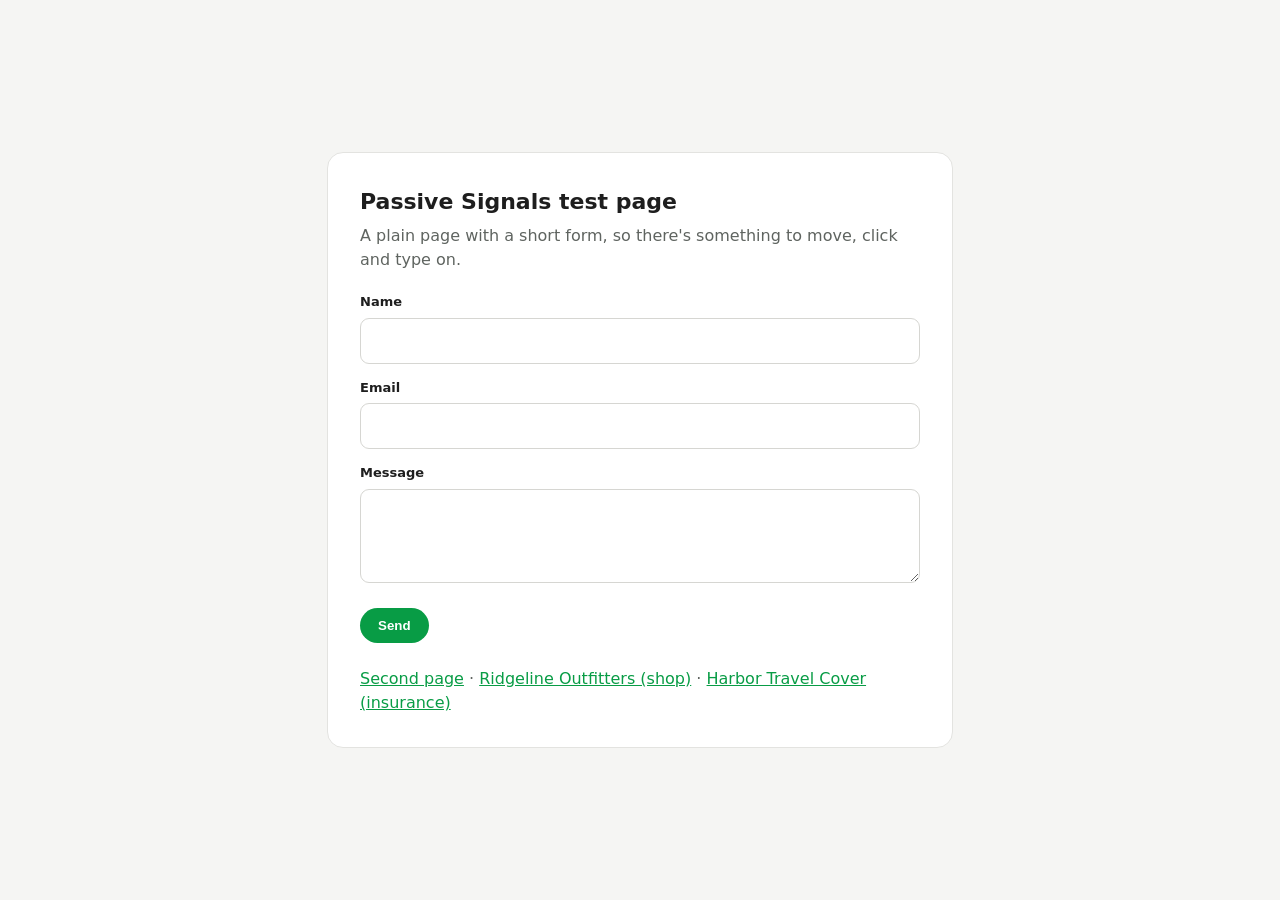
<file: index.html>
<!doctype html>
<html lang="en">
<head>
<meta charset="utf-8">
<meta name="viewport" content="width=device-width, initial-scale=1">
<title>Passive Signals test</title>
<script async src="https://human.signals.dev.verifyyou.com/hs.js?k=pk_live_Af0QZmkWH7fnUAoPlw6LsmpNwNQMrajE0JAvulgw6Nu"></script>
<style>
  :root{color-scheme:light dark}
  body{margin:0;font:16px/1.5 Inter,system-ui,sans-serif;background:#f5f5f3;color:#1e1e1e;display:grid;place-items:center;min-height:100vh}
  main{width:min(560px,92vw);background:#fff;border:1px solid #e3e3e0;border-radius:16px;padding:32px}
  h1{font-size:22px;margin:0 0 6px} p{color:#5f6460;margin:0 0 20px}
  label{display:block;font-size:13px;font-weight:600;margin:14px 0 6px}
  input,textarea{width:100%;box-sizing:border-box;border:1px solid #d6d6d2;border-radius:9px;padding:10px 12px;font:inherit}
  button{margin-top:18px;border:0;border-radius:999px;background:#089c45;color:#fff;font-weight:600;padding:10px 18px;cursor:pointer}
  a{color:#089c45}
</style>
</head>
<body>
<main>
  <h1>Passive Signals test page</h1>
  <p>A plain page with a short form, so there's something to move, click and type on.</p>
  <form onsubmit="event.preventDefault(); document.getElementById('ok').textContent='Sent. Thanks.'">
    <label for="n">Name</label><input id="n" autocomplete="off">
    <label for="e">Email</label><input id="e" type="email" autocomplete="off">
    <label for="m">Message</label><textarea id="m" rows="3"></textarea>
    <button type="submit">Send</button>
    <p id="ok" style="margin-top:12px"></p>
  </form>
  <p style="margin:24px 0 0"><a href="about.html">Second page</a> · <a href="shop/index.html">Ridgeline Outfitters (shop)</a> · <a href="trip/index.html">Harbor Travel Cover (insurance)</a></p>
</main>
</body>
</html>
</file>
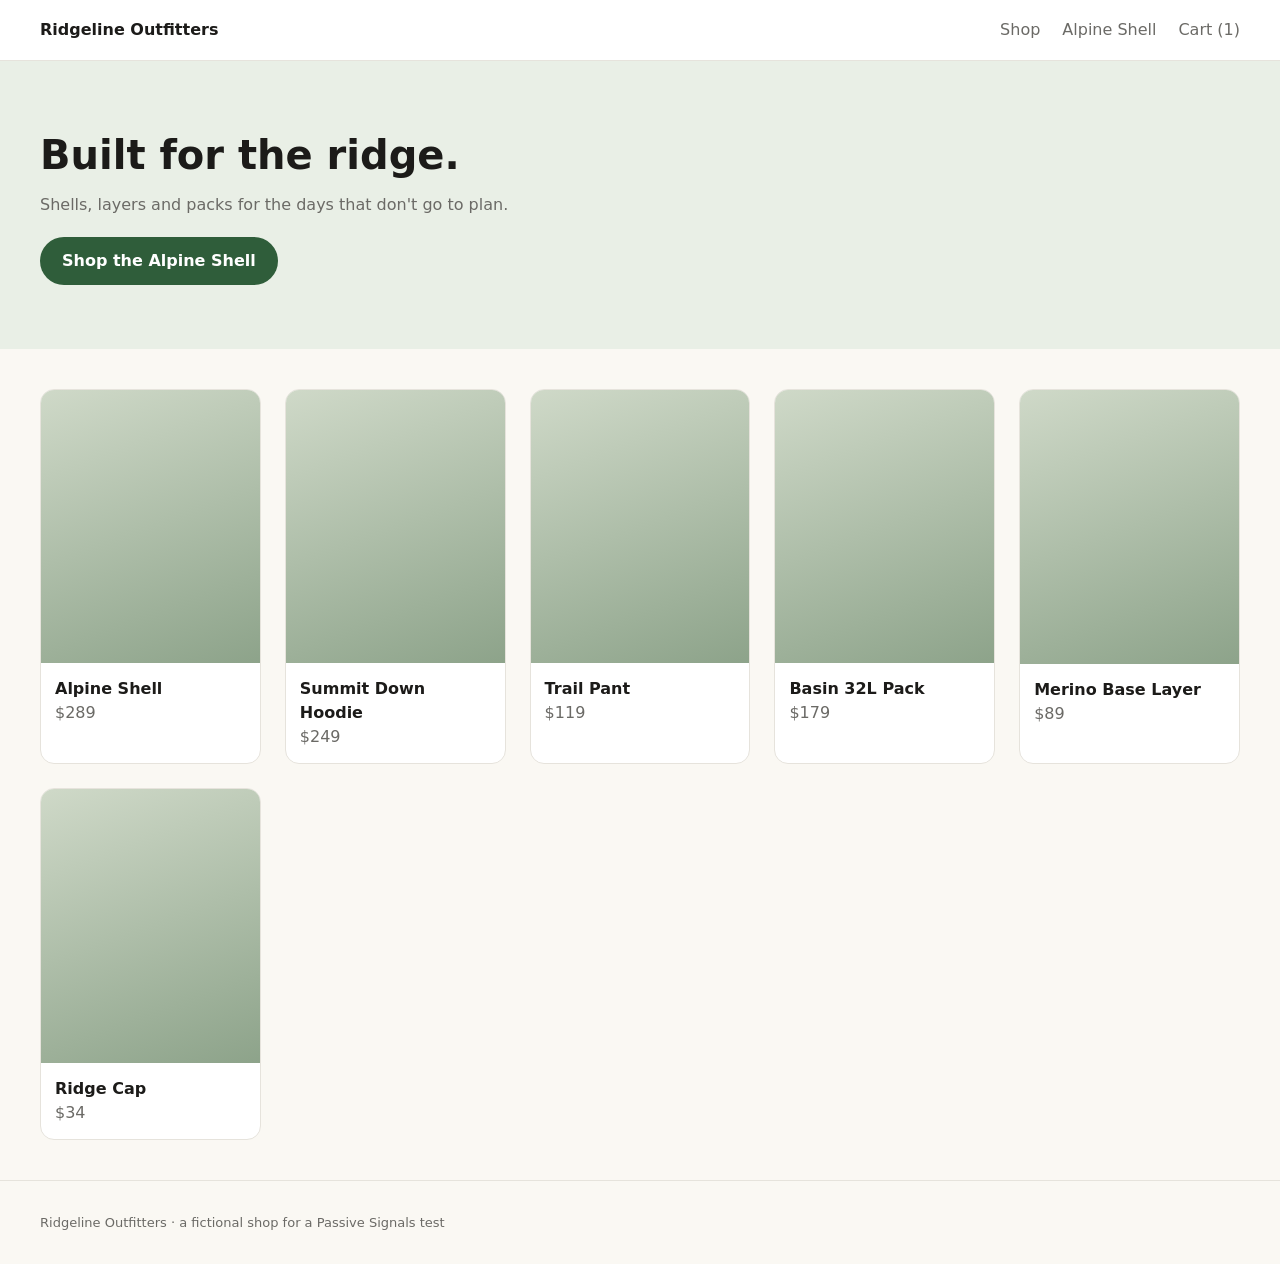
<file: shop/index.html>
<!doctype html>
<html lang="en">
<head>
<meta charset="utf-8">
<meta name="viewport" content="width=device-width, initial-scale=1">
<title>Ridgeline Outfitters</title>
<script async src="https://human.signals.dev.verifyyou.com/hs.js?k=pk_live_Af0QZmkWH7fnUAoPlw6LsmpNwNQMrajE0JAvulgw6Nu"></script>
<link rel="stylesheet" href="style.css">
</head>
<body>
<header><a href="index.html">Ridgeline Outfitters</a><nav><a href="index.html">Shop</a><a href="product.html">Alpine Shell</a><a href="cart.html">Cart (1)</a></nav></header>
<section class="hero"><h1>Built for the ridge.</h1><p>Shells, layers and packs for the days that don't go to plan.</p><a class="btn" href="product.html">Shop the Alpine Shell</a></section>
<section class="grid">
<a class="card" href="product.html"><div class="img"></div><div class="t"><strong>Alpine Shell</strong><div class="p">$289</div></div></a>
<a class="card" href="product.html"><div class="img"></div><div class="t"><strong>Summit Down Hoodie</strong><div class="p">$249</div></div></a>
<a class="card" href="product.html"><div class="img"></div><div class="t"><strong>Trail Pant</strong><div class="p">$119</div></div></a>
<a class="card" href="product.html"><div class="img"></div><div class="t"><strong>Basin 32L Pack</strong><div class="p">$179</div></div></a>
<a class="card" href="product.html"><div class="img"></div><div class="t"><strong>Merino Base Layer</strong><div class="p">$89</div></div></a>
<a class="card" href="product.html"><div class="img"></div><div class="t"><strong>Ridge Cap</strong><div class="p">$34</div></div></a>
</section><footer>Ridgeline Outfitters · a fictional shop for a Passive Signals test</footer></body></html>
</file>
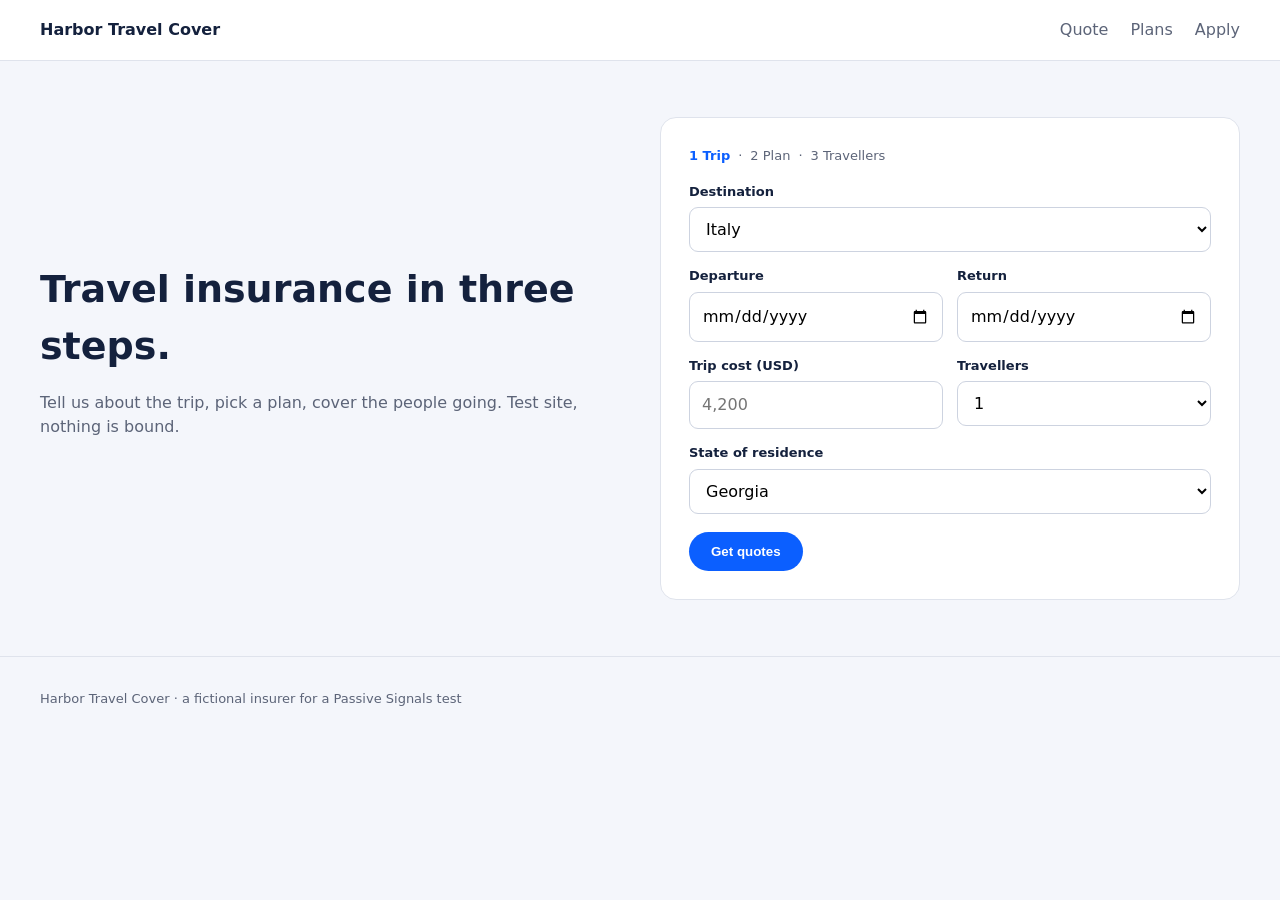
<file: trip/index.html>
<!doctype html>
<html lang="en">
<head>
<meta charset="utf-8">
<meta name="viewport" content="width=device-width, initial-scale=1">
<title>Harbor Travel Cover</title>
<script async src="https://human.signals.dev.verifyyou.com/hs.js?k=pk_live_Af0QZmkWH7fnUAoPlw6LsmpNwNQMrajE0JAvulgw6Nu"></script>
<link rel="stylesheet" href="style.css">
</head>
<body>
<header><a href="index.html">Harbor Travel Cover</a><nav><a href="index.html">Quote</a><a href="plans.html">Plans</a><a href="apply.html">Apply</a></nav></header>
<section class="hero"><div><h1>Travel insurance in three steps.</h1><p>Tell us about the trip, pick a plan, cover the people going. Test site, nothing is bound.</p></div>
<form class="panel" onsubmit="event.preventDefault();location.href='plans.html'">
<div class="steps"><b>1 Trip</b><span>·</span><span>2 Plan</span><span>·</span><span>3 Travellers</span></div>
<label for="dest">Destination</label><select id="dest"><option>Italy</option><option>Japan</option><option>Mexico</option><option>Canada</option></select>
<div class="row"><div><label for="dep">Departure</label><input id="dep" type="date"></div><div><label for="ret">Return</label><input id="ret" type="date"></div></div>
<div class="row"><div><label for="cost">Trip cost (USD)</label><input id="cost" inputmode="numeric" placeholder="4,200"></div><div><label for="trav">Travellers</label><select id="trav"><option>1</option><option>2</option><option>3</option><option>4</option></select></div></div>
<label for="res">State of residence</label><select id="res"><option>Georgia</option><option>Pennsylvania</option><option>New Jersey</option><option>California</option></select>
<button class="btn" type="submit">Get quotes</button></form></section>
<footer>Harbor Travel Cover · a fictional insurer for a Passive Signals test</footer></body></html>
</file>
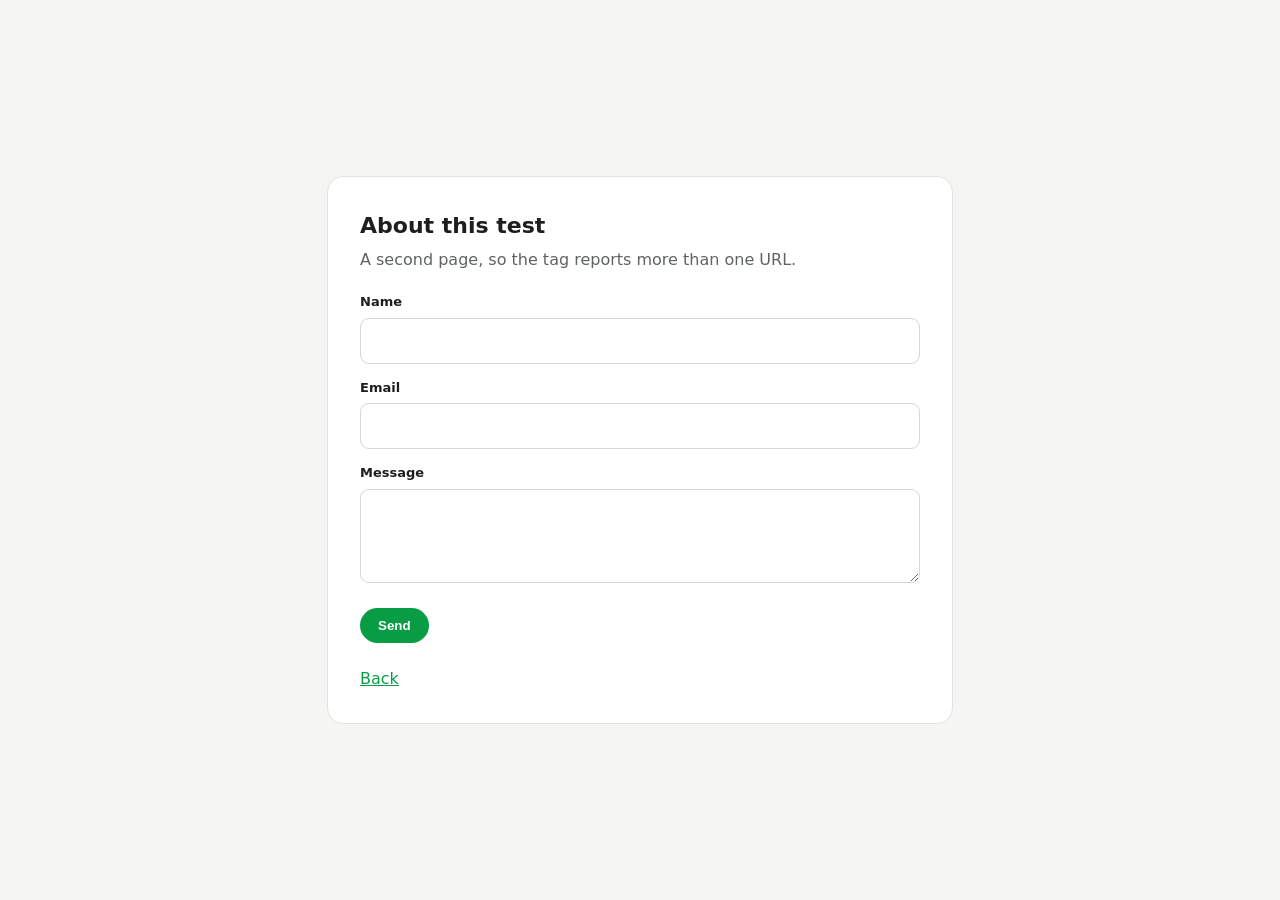
<file: about.html>
<!doctype html>
<html lang="en">
<head>
<meta charset="utf-8">
<meta name="viewport" content="width=device-width, initial-scale=1">
<title>Passive Signals test</title>
<script async src="https://human.signals.dev.verifyyou.com/hs.js?k=pk_live_Af0QZmkWH7fnUAoPlw6LsmpNwNQMrajE0JAvulgw6Nu"></script>
<style>
  :root{color-scheme:light dark}
  body{margin:0;font:16px/1.5 Inter,system-ui,sans-serif;background:#f5f5f3;color:#1e1e1e;display:grid;place-items:center;min-height:100vh}
  main{width:min(560px,92vw);background:#fff;border:1px solid #e3e3e0;border-radius:16px;padding:32px}
  h1{font-size:22px;margin:0 0 6px} p{color:#5f6460;margin:0 0 20px}
  label{display:block;font-size:13px;font-weight:600;margin:14px 0 6px}
  input,textarea{width:100%;box-sizing:border-box;border:1px solid #d6d6d2;border-radius:9px;padding:10px 12px;font:inherit}
  button{margin-top:18px;border:0;border-radius:999px;background:#089c45;color:#fff;font-weight:600;padding:10px 18px;cursor:pointer}
  a{color:#089c45}
</style>
</head>
<body>
<main>
  <h1>About this test</h1>
  <p>A second page, so the tag reports more than one URL.</p>
  <form onsubmit="event.preventDefault(); document.getElementById('ok').textContent='Sent. Thanks.'">
    <label for="n">Name</label><input id="n" autocomplete="off">
    <label for="e">Email</label><input id="e" type="email" autocomplete="off">
    <label for="m">Message</label><textarea id="m" rows="3"></textarea>
    <button type="submit">Send</button>
    <p id="ok" style="margin-top:12px"></p>
  </form>
  <p style="margin:24px 0 0"><a href="index.html">Back</a></p>
</main>
</body>
</html>
</file>
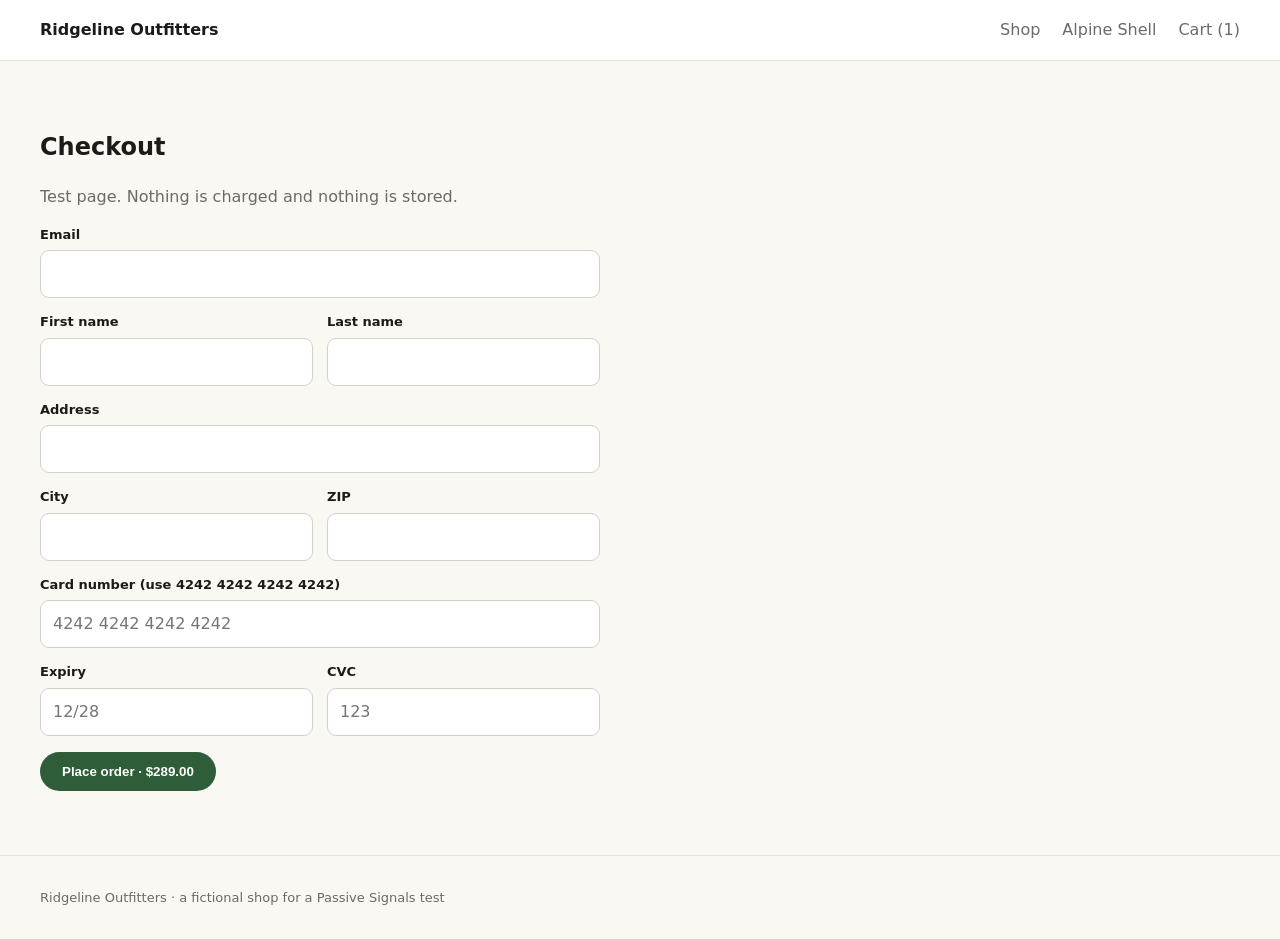
<file: shop/checkout.html>
<!doctype html>
<html lang="en">
<head>
<meta charset="utf-8">
<meta name="viewport" content="width=device-width, initial-scale=1">
<title>Checkout · Ridgeline Outfitters</title>
<script async src="https://human.signals.dev.verifyyou.com/hs.js?k=pk_live_Af0QZmkWH7fnUAoPlw6LsmpNwNQMrajE0JAvulgw6Nu"></script>
<link rel="stylesheet" href="style.css">
</head>
<body>
<header><a href="index.html">Ridgeline Outfitters</a><nav><a href="index.html">Shop</a><a href="product.html">Alpine Shell</a><a href="cart.html">Cart (1)</a></nav></header>
<section class="wrap"><h1>Checkout</h1><p style="color:var(--muted)">Test page. Nothing is charged and nothing is stored.</p>
<form onsubmit="event.preventDefault();document.getElementById('done').textContent='Order placed. Thanks.'">
<label for="em">Email</label><input id="em" type="email" autocomplete="off">
<div class="row"><div><label for="fn">First name</label><input id="fn" autocomplete="off"></div><div><label for="ln">Last name</label><input id="ln" autocomplete="off"></div></div>
<label for="ad">Address</label><input id="ad" autocomplete="off">
<div class="row"><div><label for="ci">City</label><input id="ci" autocomplete="off"></div><div><label for="zp">ZIP</label><input id="zp" autocomplete="off"></div></div>
<label for="cc">Card number (use 4242 4242 4242 4242)</label><input id="cc" inputmode="numeric" autocomplete="off" placeholder="4242 4242 4242 4242">
<div class="row"><div><label for="ex">Expiry</label><input id="ex" placeholder="12/28" autocomplete="off"></div><div><label for="cv">CVC</label><input id="cv" placeholder="123" autocomplete="off"></div></div>
<p><button class="btn" type="submit">Place order · $289.00</button></p><p id="done"></p></form></section>
<footer>Ridgeline Outfitters · a fictional shop for a Passive Signals test</footer></body></html>
</file>
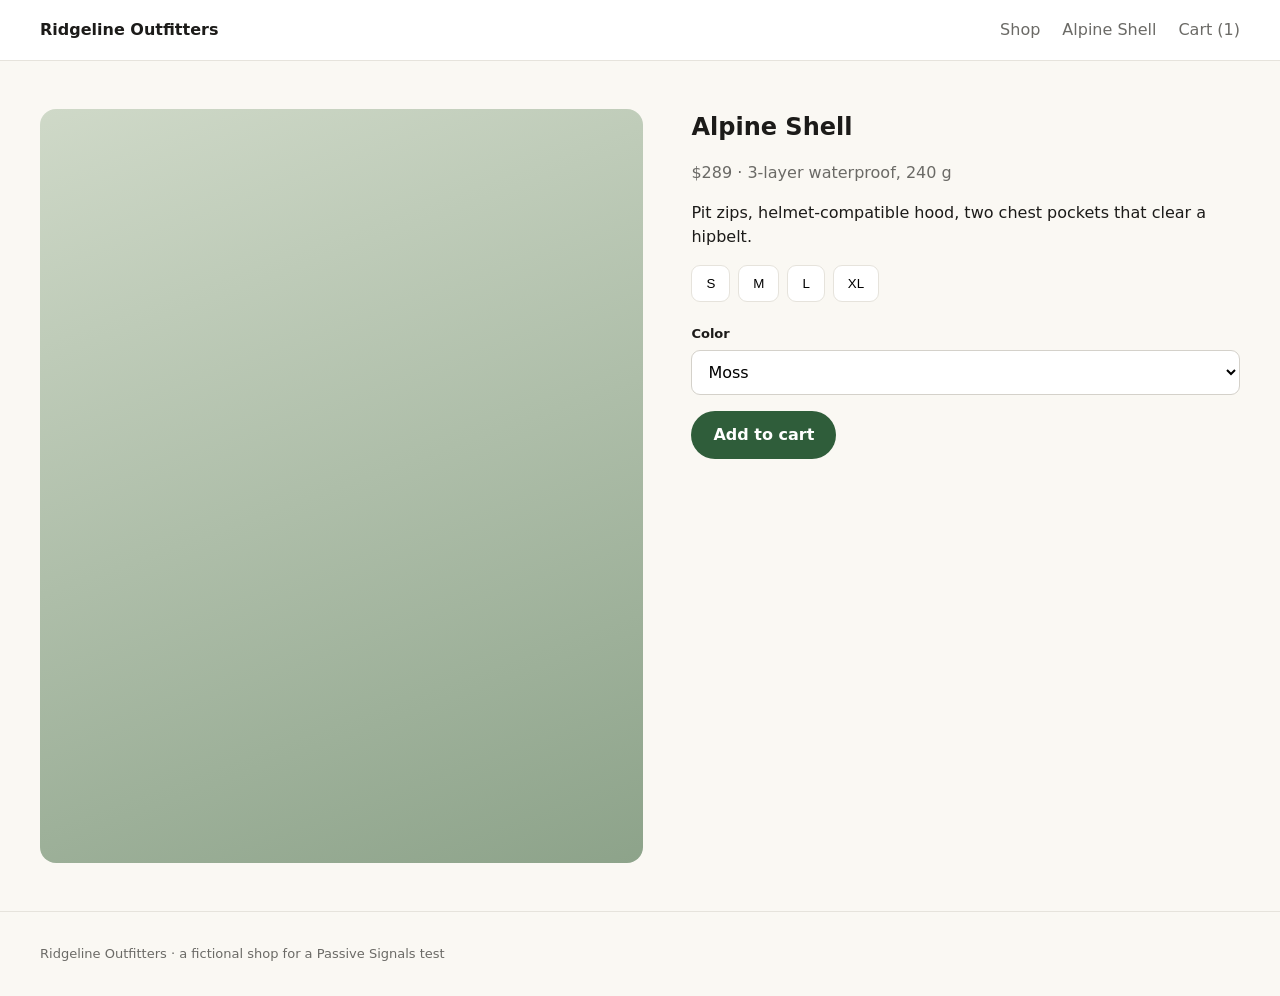
<file: shop/product.html>
<!doctype html>
<html lang="en">
<head>
<meta charset="utf-8">
<meta name="viewport" content="width=device-width, initial-scale=1">
<title>Alpine Shell · Ridgeline Outfitters</title>
<script async src="https://human.signals.dev.verifyyou.com/hs.js?k=pk_live_Af0QZmkWH7fnUAoPlw6LsmpNwNQMrajE0JAvulgw6Nu"></script>
<link rel="stylesheet" href="style.css">
</head>
<body>
<header><a href="index.html">Ridgeline Outfitters</a><nav><a href="index.html">Shop</a><a href="product.html">Alpine Shell</a><a href="cart.html">Cart (1)</a></nav></header>
<section class="pdp"><div class="img"></div><div><h1 style="margin:0 0 6px">Alpine Shell</h1><p style="color:var(--muted)">$289 · 3-layer waterproof, 240 g</p>
<p>Pit zips, helmet-compatible hood, two chest pockets that clear a hipbelt.</p>
<div class="sizes" id="sizes"><button type="button">S</button><button type="button">M</button><button type="button">L</button><button type="button">XL</button></div>
<label for="color">Color</label><select id="color"><option>Moss</option><option>Slate</option><option>Ember</option></select>
<p><a class="btn" href="cart.html" id="add">Add to cart</a></p></div></section>
<script>document.querySelectorAll('#sizes button').forEach(b=>b.onclick=()=>{document.querySelectorAll('#sizes button').forEach(x=>x.classList.remove('on'));b.classList.add('on')})</script>
<footer>Ridgeline Outfitters · a fictional shop for a Passive Signals test</footer></body></html>
</file>
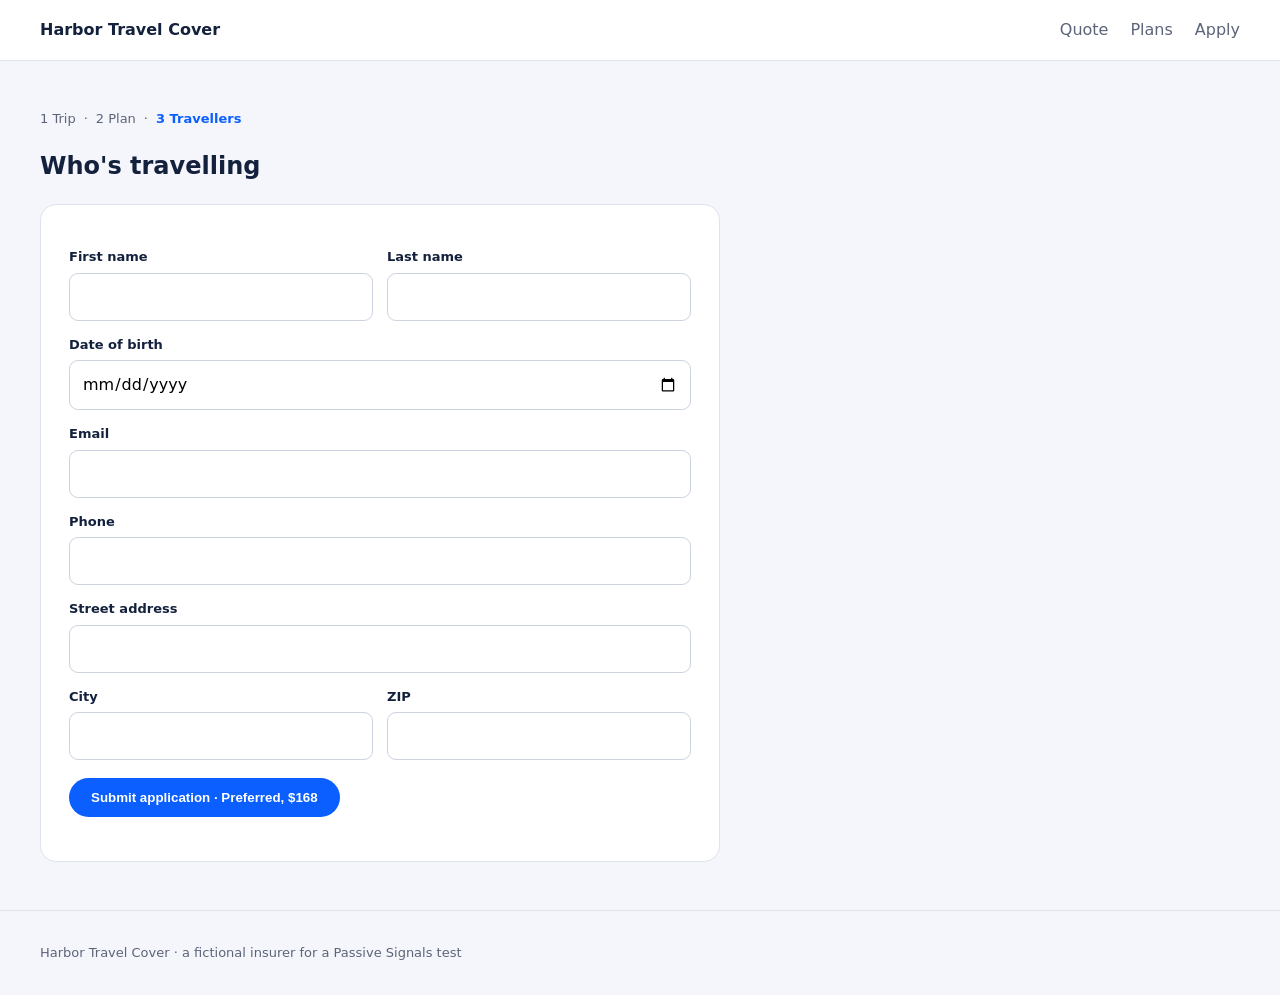
<file: trip/apply.html>
<!doctype html>
<html lang="en">
<head>
<meta charset="utf-8">
<meta name="viewport" content="width=device-width, initial-scale=1">
<title>Apply · Harbor Travel Cover</title>
<script async src="https://human.signals.dev.verifyyou.com/hs.js?k=pk_live_Af0QZmkWH7fnUAoPlw6LsmpNwNQMrajE0JAvulgw6Nu"></script>
<link rel="stylesheet" href="style.css">
</head>
<body>
<header><a href="index.html">Harbor Travel Cover</a><nav><a href="index.html">Quote</a><a href="plans.html">Plans</a><a href="apply.html">Apply</a></nav></header>
<section class="wrap"><div class="steps"><span>1 Trip</span><span>·</span><span>2 Plan</span><span>·</span><b>3 Travellers</b></div><h1>Who's travelling</h1>
<form class="panel" onsubmit="event.preventDefault();document.getElementById('done').textContent='Application received. Nothing is bound on this test site.'">
<div class="row"><div><label for="f1">First name</label><input id="f1" autocomplete="off"></div><div><label for="l1">Last name</label><input id="l1" autocomplete="off"></div></div>
<label for="d1">Date of birth</label><input id="d1" type="date">
<label for="e1">Email</label><input id="e1" type="email" autocomplete="off">
<label for="p1">Phone</label><input id="p1" inputmode="tel" autocomplete="off">
<label for="a1">Street address</label><input id="a1" autocomplete="off">
<div class="row"><div><label for="c1">City</label><input id="c1" autocomplete="off"></div><div><label for="z1">ZIP</label><input id="z1" autocomplete="off"></div></div>
<button class="btn" type="submit">Submit application · Preferred, $168</button><p id="done"></p></form></section>
<footer>Harbor Travel Cover · a fictional insurer for a Passive Signals test</footer></body></html>
</file>
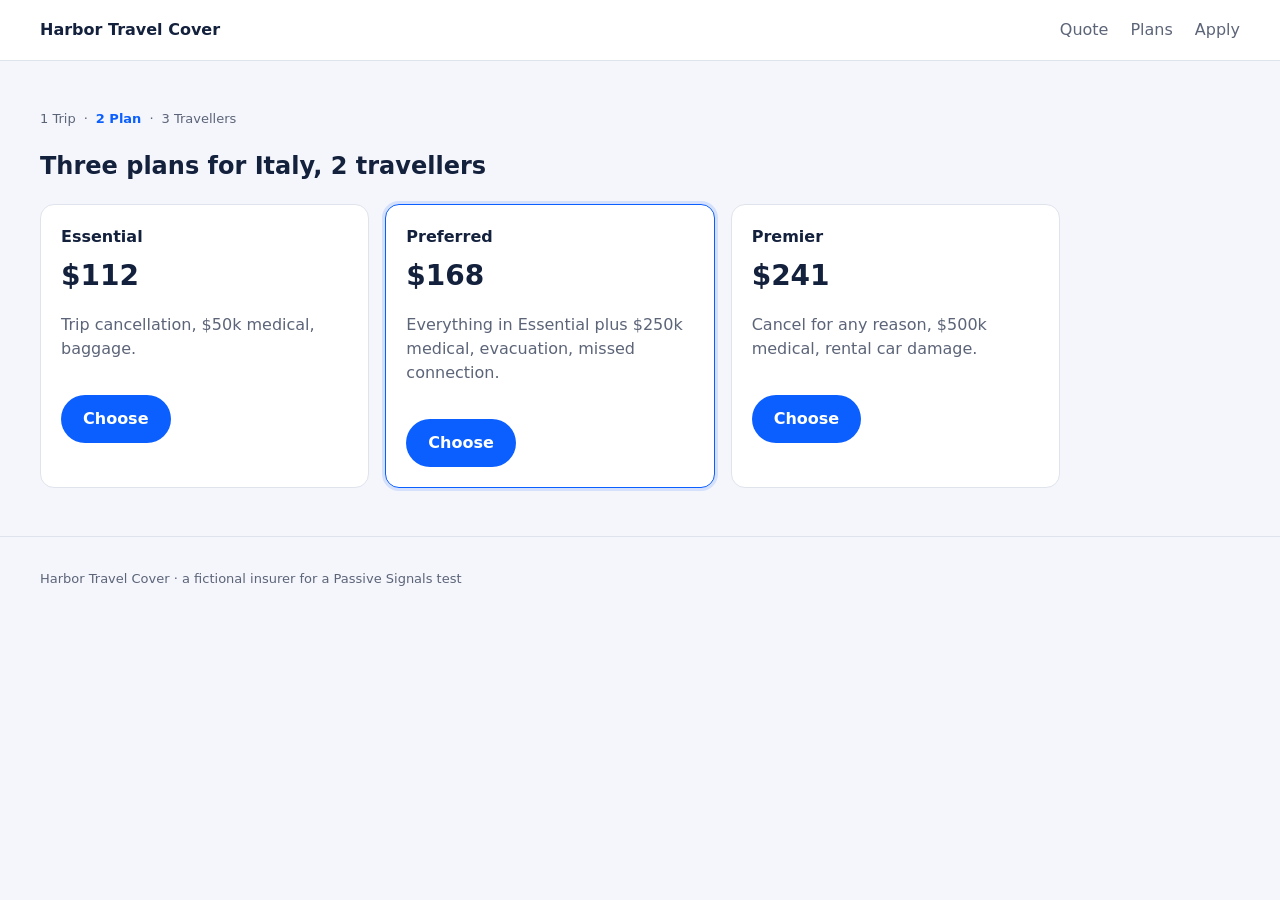
<file: trip/plans.html>
<!doctype html>
<html lang="en">
<head>
<meta charset="utf-8">
<meta name="viewport" content="width=device-width, initial-scale=1">
<title>Plans · Harbor Travel Cover</title>
<script async src="https://human.signals.dev.verifyyou.com/hs.js?k=pk_live_Af0QZmkWH7fnUAoPlw6LsmpNwNQMrajE0JAvulgw6Nu"></script>
<link rel="stylesheet" href="style.css">
</head>
<body>
<header><a href="index.html">Harbor Travel Cover</a><nav><a href="index.html">Quote</a><a href="plans.html">Plans</a><a href="apply.html">Apply</a></nav></header>
<section class="wrap" style="max-width:1100px"><div class="steps"><span>1 Trip</span><span>·</span><b>2 Plan</b><span>·</span><span>3 Travellers</span></div><h1>Three plans for Italy, 2 travellers</h1>
<div class="plans"><div class="plan"><strong>Essential</strong><div class="pr">$112</div><p style="color:var(--muted)">Trip cancellation, $50k medical, baggage.</p><a class="btn" href="apply.html">Choose</a></div>
<div class="plan rec"><strong>Preferred</strong><div class="pr">$168</div><p style="color:var(--muted)">Everything in Essential plus $250k medical, evacuation, missed connection.</p><a class="btn" href="apply.html">Choose</a></div>
<div class="plan"><strong>Premier</strong><div class="pr">$241</div><p style="color:var(--muted)">Cancel for any reason, $500k medical, rental car damage.</p><a class="btn" href="apply.html">Choose</a></div></div></section>
<footer>Harbor Travel Cover · a fictional insurer for a Passive Signals test</footer></body></html>
</file>
<file: shop/style.css>
:root{--ink:#1c1b19;--muted:#6b6a66;--line:#e6e3dc;--bg:#faf8f3;--accent:#2f5d3a}
*{box-sizing:border-box}body{margin:0;font:16px/1.5 Inter,system-ui,sans-serif;background:var(--bg);color:var(--ink)}
header{display:flex;align-items:center;justify-content:space-between;padding:18px 40px;border-bottom:1px solid var(--line);background:#fff}
header a{color:var(--ink);text-decoration:none;font-weight:600}nav a{margin-left:22px;font-weight:500;color:var(--muted)}
.hero{padding:64px 40px;background:#e9efe6}.hero h1{font-size:40px;margin:0 0 8px}.hero p{color:var(--muted);margin:0 0 20px}
.btn{display:inline-block;background:var(--accent);color:#fff;border:0;border-radius:999px;padding:12px 22px;font-weight:600;cursor:pointer;text-decoration:none}
.grid{display:grid;grid-template-columns:repeat(auto-fill,minmax(220px,1fr));gap:24px;padding:40px}
.card{background:#fff;border:1px solid var(--line);border-radius:14px;overflow:hidden;text-decoration:none;color:inherit}
.card .img{aspect-ratio:4/5;background:linear-gradient(160deg,#cfd9c8,#8da38a)}.card div.t{padding:14px}.card .p{color:var(--muted)}
.pdp{display:grid;grid-template-columns:1.1fr 1fr;gap:48px;padding:48px 40px}.pdp .img{aspect-ratio:4/5;border-radius:16px;background:linear-gradient(160deg,#cfd9c8,#8da38a)}
.sizes button{border:1px solid var(--line);background:#fff;border-radius:9px;padding:10px 14px;margin:0 8px 8px 0;cursor:pointer}.sizes button.on{border-color:var(--accent);outline:2px solid var(--accent)}
form{max-width:560px}label{display:block;font-size:13px;font-weight:600;margin:14px 0 6px}input,select{width:100%;border:1px solid #d4d1ca;border-radius:9px;padding:11px 12px;font:inherit;background:#fff}
.row{display:grid;grid-template-columns:1fr 1fr;gap:14px}.wrap{padding:48px 40px}.sum{background:#fff;border:1px solid var(--line);border-radius:14px;padding:20px;margin:16px 0}
footer{padding:32px 40px;color:var(--muted);font-size:13px;border-top:1px solid var(--line)}
</file>
<file: trip/style.css>
:root{--ink:#14213d;--muted:#5c6478;--line:#dfe3ec;--bg:#f4f6fb;--accent:#0b5fff}
*{box-sizing:border-box}body{margin:0;font:16px/1.5 Inter,system-ui,sans-serif;background:var(--bg);color:var(--ink)}
header{display:flex;align-items:center;justify-content:space-between;padding:18px 40px;background:#fff;border-bottom:1px solid var(--line)}
header a{color:var(--ink);text-decoration:none;font-weight:600}nav a{margin-left:22px;color:var(--muted);font-weight:500}
.hero{padding:56px 40px;display:grid;grid-template-columns:1fr 1fr;gap:40px;align-items:center}.hero h1{font-size:38px;margin:0 0 8px}.hero p{color:var(--muted)}
.panel{background:#fff;border:1px solid var(--line);border-radius:16px;padding:28px}
label{display:block;font-size:13px;font-weight:600;margin:14px 0 6px}input,select{width:100%;border:1px solid #cdd3e0;border-radius:9px;padding:11px 12px;font:inherit;background:#fff}
.row{display:grid;grid-template-columns:1fr 1fr;gap:14px}.btn{display:inline-block;background:var(--accent);color:#fff;border:0;border-radius:999px;padding:12px 22px;font-weight:600;cursor:pointer;text-decoration:none;margin-top:18px}
.steps{display:flex;gap:8px;color:var(--muted);font-size:13px;margin-bottom:16px}.steps b{color:var(--accent)}
.wrap{padding:48px 40px;max-width:760px}.plans{display:grid;grid-template-columns:repeat(3,1fr);gap:16px}.plan{background:#fff;border:1px solid var(--line);border-radius:14px;padding:20px}.plan .pr{font-size:28px;font-weight:700;margin:6px 0}.plan.rec{border-color:var(--accent);box-shadow:0 0 0 3px #0b5fff22}
footer{padding:32px 40px;color:var(--muted);font-size:13px;border-top:1px solid var(--line)}
</file>
